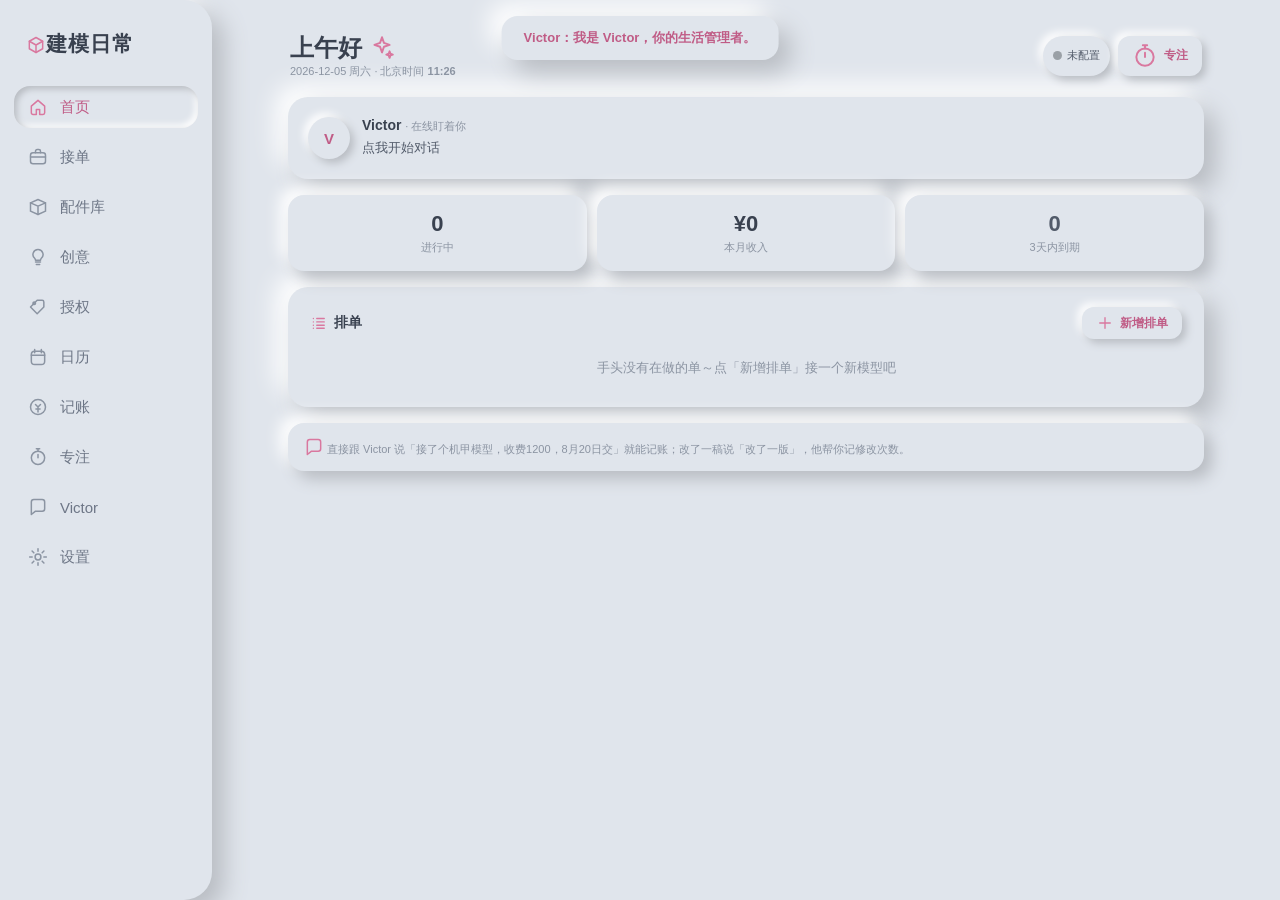
<file: index.html>
<!DOCTYPE html>
<html lang="zh-CN">
<head>
<meta charset="UTF-8">
<meta name="viewport" content="width=device-width, initial-scale=1, viewport-fit=cover, interactive-widget=resizes-content">
<meta name="apple-mobile-web-app-capable" content="yes">
<meta name="apple-mobile-web-app-status-bar-style" content="default">
<meta name="theme-color" content="#e0e5ec">
<meta name="referrer" content="no-referrer">
<meta name="description" content="建模日常 · 接单排单 / 自设授权 / 配件库 / 创意灵感，日历显示用时日长与 Deadline">
<title>建模日常</title>
<link rel="manifest" href="manifest.json">
<link rel="icon" href="icons/icon-192.png">
<link rel="apple-touch-icon" href="icons/icon-180.png">
<style>
/* StarHub - Neumorphism 新拟物派
   规则：统一底色 #e0e5ec｜双阴影（暗在右下 #b8bcc2 / 亮在左上 #ffffff）
   禁止：渐变、纯黑纯白背景、可见边框、直角、hover 位移、hover 放大阴影 */
:root{
  --bg:#e0e5ec;
  --dk:#b8bcc2;
  --lt:#ffffff;
  /* 文字层级（低对比、柔和） */
  --p700:#39414f;  /* 标题 */
  --p600:#525b6a;  /* 正文 */
  --p500:#6d7686;  /* 标签 */
  --p400:#8b94a2;  /* 次要 */
  --p300:#a3abb8;  /* 提示 */
  --p200:#cdd4de;  /* 分隔 */
  --p100:#d6dce5;  /* 虚线 */
  --p50:#e6eaf0;
  /* 强调色：粉（仅用于图标与激活态） */
  --ac:#d9789f;
  --ac-d:#c05c86;
  --ac-soft:rgba(217,120,159,.16);
  /* 绿色：未授权 / 未收费（浅绿） */
  --gr:#5bb98c;
  --gr-d:#2e8f63;
  --gr-soft:rgba(91,185,140,.16);
  /* 双阴影体系 */
  --sh-sm:4px 4px 8px var(--dk), -4px -4px 8px var(--lt);
  --sh-md:6px 6px 12px var(--dk), -6px -6px 12px var(--lt);
  --sh-lg:8px 8px 16px var(--dk), -8px -8px 16px var(--lt);
  --sh-hv:3px 3px 6px var(--dk), -3px -3px 6px var(--lt);
  --sh-in:inset 4px 4px 8px var(--dk), inset -4px -4px 8px var(--lt);
  --sh-in-s:inset 3px 3px 6px var(--dk), inset -3px -3px 6px var(--lt);
  --sh-in-lg:inset 6px 6px 12px var(--dk), inset -6px -6px 12px var(--lt);
  /* 底部导航实际高度（含安全区），供内容区与聊天页计算留白 */
  --tabh:calc(66px + env(safe-area-inset-bottom));
  --kb:0px; /* 软键盘占用高度，由 JS 实时写入 */
}
@media(min-width:768px){
  :root{--sh-lg:12px 12px 24px var(--dk), -12px -12px 24px var(--lt);
        --sh-md:8px 8px 16px var(--dk), -8px -8px 16px var(--lt);}
}
*{box-sizing:border-box; -webkit-tap-highlight-color:transparent;}
html,body{margin:0;padding:0;}
body{
  font-family:-apple-system,BlinkMacSystemFont,"PingFang SC","Hiragino Sans GB","Microsoft YaHei",sans-serif;
  background:var(--bg); color:var(--p600); min-height:100vh; font-size:15px;
}
h1,h2,h3,h4{color:var(--p700); font-weight:600; margin:0;}
p{margin:0;}
button{font-family:inherit; border:0; cursor:pointer; background:none; color:inherit;}
/* iOS 专属：输入框 font-size 必须 >=16px。
   关键修复：touch-action 绝不能用 manipulation——那是独立模式(添加到主屏幕)下键盘不弹的真凶(coder/xum PR#372:
   touch-action:manipulation 加在 input 上会拦截 iOS 原生键盘弹起)。必须 touch-action:auto。 */
input,select,textarea{font-family:inherit; font-size:16px; color:var(--p700); -webkit-user-select:text; user-select:text; -webkit-touch-callout:default; touch-action:auto;}
::placeholder{color:var(--p300);}
/* IndexedDB 图片占位：渲染时先给浅色背景，resolveImgs 异步填入真实图后自动显示，避免裂图图标 */
img[data-idb]{background:var(--p50);}
@media(prefers-reduced-motion:reduce){*{animation:none !important; transition:none !important;}}

/* ===== 布局：iPad 侧边栏 / iPhone 底部栏 ===== */
#app{display:flex; min-height:100vh;}
#sidebar{display:none;}
#content{flex:1; padding:16px 16px calc(var(--tabh) + 20px); max-width:760px; margin:0 auto; width:100%;}
#tabbar{
  position:fixed; left:0; right:0; bottom:0;
  background:var(--bg); border-radius:22px 22px 0 0;
  box-shadow:0 -6px 16px var(--dk), 0 -1px 0 var(--lt);
  display:flex; justify-content:space-around; align-items:center;
  padding:8px 6px calc(8px + env(safe-area-inset-bottom)); z-index:50;
}
#tabbar .tab{
  display:flex; flex-direction:column; align-items:center; gap:3px;
  padding:7px 10px; border-radius:16px; color:var(--p400); font-size:10px;
  transition:all .2s; background:var(--bg);
}
#tabbar .tab .ic{stroke:var(--p400);}
#tabbar .tab.active{color:var(--ac-d); box-shadow:var(--sh-in-s);}
#tabbar .tab.active .ic{stroke:var(--ac);}
#tabbar .tab.center{
  width:48px; height:48px; border-radius:50%; padding:0;
  background:var(--bg); color:var(--ac-d); box-shadow:var(--sh-md); justify-content:center;
}
#tabbar .tab.center .ic{stroke:var(--ac);}
#tabbar .tab.center.active{box-shadow:var(--sh-in);}
#tabbar .tab svg{width:22px;height:22px;}
#tabbar .tab.center svg{width:26px;height:26px;}

@media(min-width:768px){
  :root{--tabh:0px;}
  #tabbar{display:none;}
  #sidebar{
    display:flex; flex-direction:column; gap:8px; width:212px; padding:24px 14px;
    background:var(--bg); border-radius:0 28px 28px 0; box-shadow:var(--sh-lg);
    position:sticky; top:0; height:100vh; overflow-y:auto;
  }
  #content{padding:28px 32px 40px; max-width:980px;}
  #sidebar .logo{font-size:21px; font-weight:600; color:var(--p700); padding:6px 12px 20px; letter-spacing:1px;}
  #sidebar .tab{
    display:flex; align-items:center; gap:12px; padding:11px 14px; border-radius:16px;
    color:var(--p500); font-size:15px; font-weight:500; transition:all .2s;
  }
  #sidebar .tab svg{width:20px;height:20px; stroke:var(--p400);}
  #sidebar .tab:hover{box-shadow:var(--sh-hv);}
  #sidebar .tab.active{color:var(--ac-d); box-shadow:var(--sh-in-s);}
  #sidebar .tab.active svg{stroke:var(--ac);}
}

/* ===== 新拟物基础组件（沿用原类名） ===== */
.clay-card{
  background:var(--bg); border-radius:20px; box-shadow:var(--sh-lg);
  padding:20px; margin-bottom:16px; transition:box-shadow .2s;
}
.clay-card.sm{border-radius:16px; padding:14px 16px; box-shadow:var(--sh-md);}
.clay-btn{
  background:var(--bg); border-radius:14px; color:var(--ac-d); font-weight:600; font-size:14px;
  padding:11px 22px; box-shadow:var(--sh-md); transition:box-shadow .2s, color .2s;
  display:inline-flex; align-items:center; gap:6px; justify-content:center;
}
.clay-btn:hover{box-shadow:var(--sh-hv);}
.clay-btn:active{box-shadow:var(--sh-in-s); color:var(--ac);}
.clay-btn .ic{stroke:var(--ac);}
.clay-btn.ghost{color:var(--p500);}
.clay-btn.ghost .ic{stroke:var(--p400);}
.clay-btn.big{padding:15px 30px; font-size:16px; border-radius:16px;}
.clay-btn.mini{padding:7px 14px; font-size:12px; box-shadow:var(--sh-sm); border-radius:12px;}
/* 排单行尾：极简圆形「完成制作」勾选按钮，避免拥挤 */
.donecheck{width:30px;height:30px;flex:0 0 auto;margin-left:8px;border:0;border-radius:50%;background:var(--bg);
  box-shadow:var(--sh-sm);color:var(--p500);display:flex;align-items:center;justify-content:center;cursor:pointer;transition:all .18s;}
.donecheck .ic{width:18px;height:18px;stroke:var(--p500);transition:stroke .18s;}
.donecheck:hover,.donecheck:active{box-shadow:var(--sh-in-s);}
.donecheck:hover .ic,.donecheck:active .ic{stroke:var(--gr-d);}
.clay-btn:disabled{opacity:.45; pointer-events:none;}
.clay-input{
  background:var(--bg); border:0; border-radius:14px; box-shadow:var(--sh-in);
  padding:12px 16px; outline:none; transition:box-shadow .2s; width:100%; color:var(--p700);
}
.clay-input:focus{box-shadow:var(--sh-in-lg);}
textarea.clay-input{resize:vertical; min-height:72px;}
select.clay-input{appearance:none;}
.clay-chip{
  display:inline-flex; align-items:center; gap:5px; padding:7px 14px; border-radius:12px;
  background:var(--bg); box-shadow:var(--sh-sm); font-size:12px; font-weight:600;
  color:var(--p500); cursor:pointer; transition:box-shadow .2s, color .2s; border:0;
}
.clay-chip:hover{box-shadow:var(--sh-hv);}
.clay-chip.on{box-shadow:var(--sh-in-s); color:var(--ac-d);}
.clay-chip:active{box-shadow:var(--sh-in-s);}
.clay-chip .ic{width:14px;height:14px;}

/* 图标：粉色单色线条 */
.ic{width:20px;height:20px;stroke:var(--ac);fill:none;stroke-width:1.8;stroke-linecap:round;stroke-linejoin:round;vertical-align:-4px;}
.ic.lg{width:26px;height:26px;}
.ic.white{stroke:var(--ac);}
.ic.deep{stroke:var(--ac-d);}

/* 页头 */
.vhead{display:flex;align-items:center;gap:10px;margin:4px 2px 18px;}
.vhead h2{font-size:22px;font-weight:600;}
.vhead .ic{width:26px;height:26px;}
.vhead .right{margin-left:auto;display:flex;gap:8px;}

/* 列表行 */
.row{display:flex;align-items:center;gap:10px;padding:11px 4px;border-bottom:1px solid var(--p100);}
.row:last-child{border-bottom:0;}
.row .grow{flex:1;min-width:0;}
.row .sub{font-size:12px;color:var(--p400);}
.done{text-decoration:line-through;opacity:.5;}

/* 进度条：凹槽轨道 + 强调色填充 */
.bar{height:12px;border-radius:99px;background:var(--bg);box-shadow:var(--sh-in-s);overflow:hidden;}
.bar>i{display:block;height:100%;border-radius:99px;background:var(--ac);transition:width .4s;}

/* 弹窗 */
/* iOS PWA(添加到主屏幕 standalone)键盘修复（核心）：
   输入框若位于 position:fixed 且不可滚动(overflow:hidden)的祖先内，iOS 找不到可把输入框滚入视口的滚动容器，
   会判定“无法聚焦”→ 直接不弹键盘、无法打字（浏览器正常、独立模式才坏，正是本 bug 的表现）。
   修复：让遮罩 #overlay 本身成为「唯一可滚动祖先」——position:fixed + overflow-y:auto，
   modal 不再独立滚动(去掉自身 overflow/max-height)，交由遮罩滚动把输入框露出，iOS 才会正常弹键盘并允许输入。
   遮罩仍不能用 backdrop-filter（会吞焦点），只用纯半透明背景。 */
#overlay{position:fixed;inset:0;background:rgba(40,46,58,.5);z-index:100;display:none;overflow-y:auto;-webkit-overflow-scrolling:touch;padding-top:env(safe-area-inset-top);padding-bottom:env(safe-area-inset-bottom);}
#overlay.show{display:flex;flex-direction:column;justify-content:flex-start;align-items:stretch;}
#modal{
  background:var(--bg); width:100%; max-width:480px; margin:auto auto 0;
  border-radius:24px 24px 0 0; box-shadow:var(--sh-lg);
  padding:24px 22px calc(24px + env(safe-area-inset-bottom));
  animation:slideup .25s ease-out;
}
@media(min-width:768px){
  #overlay.show{justify-content:center;align-items:center;}
  #modal{margin:auto;border-radius:24px;}
}
@keyframes slideup{from{transform:translateY(50px);opacity:0;}to{transform:none;opacity:1;}}
#modal h3{font-size:18px;margin-bottom:14px;font-weight:600;}
.mrow{margin-bottom:12px;}
.mrow label{display:block;font-size:12px;font-weight:600;color:var(--p500);margin-bottom:6px;}

/* Toast */
#toast{
  position:fixed;top:16px;left:50%;transform:translateX(-50%) translateY(-100px);
  background:var(--bg);color:var(--ac-d);font-size:13px;font-weight:600;
  padding:13px 22px;border-radius:16px;box-shadow:var(--sh-lg);z-index:200;
  transition:transform .3s;max-width:86vw;
}
#toast.show{transform:translateX(-50%) translateY(0);}

/* 聊天：占满可视高度，输入框恒定贴在导航栏正上方，不需要滚动才出现 */
/* 聊天页：整页锁滚，输入区恒贴底，消息列表内部滚动，绝不上移/盖住底栏 */
.chatwrap{
  display:flex; flex-direction:column;
  flex:1 1 auto; min-height:0;
}
@media(min-width:768px){.chatwrap{height:calc(100vh - 116px); height:calc(100dvh - 116px);}}
/* 聊天页改为普通文档流（不再锁死 overflow/固定高度）：iOS 聚焦输入框时才能滚动整页把输入框抬到键盘上方。
   若仍用 position:fixed + overflow:hidden，添加到主屏幕(standalone)模式下 iOS 无法滚动固定容器，键盘不弹。 */
body.chat-page{overflow:visible;}
body.chat-page #content{
  display:flex; flex-direction:column;
  min-height:calc(100vh - var(--tabh));
  min-height:calc(100dvh - var(--tabh));
  max-width:760px; margin:0 auto; width:100%;
  padding:14px 16px calc(12px + env(safe-area-inset-bottom));
}
@media(min-width:768px){ body.chat-page #content{ height:100vh; height:100dvh; max-width:980px; } }
body.chat-page .vhead{ flex:none; }
body.chat-page .chatwrap{ flex:1 1 auto; min-height:0; height:auto; }
body.chat-page #chatlog{ flex:1 1 auto; min-height:0; overflow-y:auto; }
body.chat-page .chatin{ flex:none; }
body.chat-page .stickertray{ flex:none; }
/* 软键盘弹起：聊天区收缩到「可视区 - 键盘」高度，输入栏恒定贴底、顶栏不随页面上跳 */
body.kb-open.chat-page #content{ height:calc(100dvh - var(--kb)); }
/* 软键盘弹起：收起底部导航，聊天区随 dvh 自动收缩，输入区恒定贴底 */
body.kb-open #tabbar{transform:translateY(110%);}
#tabbar{transition:transform .22s ease;}
/* AI 连接状态红/绿点 */
.apistat{display:inline-flex;align-items:center;gap:5px;border:none;background:var(--bg);
  color:var(--p600);font-size:11px;padding:7px 10px;border-radius:20px;cursor:pointer;
  box-shadow:var(--sh-sm);flex:none;line-height:1;font-family:inherit;}
.apistat i{width:9px;height:9px;border-radius:50%;background:#9aa0a6;transition:background .2s,box-shadow .2s;}
.apistat.gray i{background:#9aa0a6;}
.apistat.green i{background:#3ec46d;box-shadow:0 0 6px rgba(62,196,109,.65);}
.apistat.red i{background:#e5484d;box-shadow:0 0 6px rgba(229,72,77,.65);}
.apistat.test i{background:#f5a623;animation:apipulse 1s infinite;}
@keyframes apipulse{0%,100%{opacity:1}50%{opacity:.25}}
.apistat-t{white-space:nowrap;}
/* 聊天输入栏上方常驻的 AI 连接状态条，输入框聚焦/键盘弹起时始终可见 */
.chatstat{flex:none; display:flex; padding:2px 2px 0; min-height:0;}
.chatstat .apistat{font-size:11px; padding:6px 10px;}
#chatlog{flex:1;overflow-y:auto;-webkit-overflow-scrolling:touch;padding:6px 2px;overscroll-behavior:contain;}
.msg{display:flex;margin-bottom:14px;gap:8px;align-items:flex-end;}
.msg .avat{
  width:36px;height:36px;border-radius:50%;background:var(--bg);color:var(--ac-d);
  display:flex;align-items:center;justify-content:center;font-weight:700;font-size:14px;
  box-shadow:var(--sh-sm);flex:none;
}
.msg .bub{max-width:76%;padding:12px 15px;border-radius:16px;font-size:14px;line-height:1.6;white-space:pre-wrap;word-break:break-word;}
.msg.v .bub{background:var(--bg);color:var(--p700);box-shadow:var(--sh-sm);border-bottom-left-radius:6px;}
.msg.u{flex-direction:row-reverse;}
.msg.u .bub{background:var(--bg);color:var(--ac-d);box-shadow:var(--sh-in-s);border-bottom-right-radius:6px;}
.msg .bub img{max-width:180px;border-radius:12px;display:block;}
/* 正在输入…三点 */
.typing{display:inline-flex;gap:5px;align-items:center;height:14px;}
.typing i{width:6px;height:6px;border-radius:50%;background:var(--ac);opacity:.45;animation:tdot 1.2s infinite ease-in-out;}
.typing i:nth-child(2){animation-delay:.18s;}
.typing i:nth-child(3){animation-delay:.36s;}
@keyframes tdot{0%,60%,100%{transform:translateY(0);opacity:.35;}30%{transform:translateY(-4px);opacity:.9;}}
@media (prefers-reduced-motion:reduce){.typing i{animation:none;}}
.msg .time{font-size:10px;color:var(--p300);margin:0 6px;}
.voicebar{display:inline-flex;align-items:center;gap:8px;cursor:pointer;font-weight:600;}
.voicebar .wave{display:inline-flex;gap:2px;align-items:center;}
.voicebar .wave i{width:3px;border-radius:2px;background:currentColor;height:8px;}
.voicebar .wave i:nth-child(2){height:14px;}.voicebar .wave i:nth-child(3){height:10px;}
.voicebar .wave i:nth-child(4){height:16px;}.voicebar .wave i:nth-child(5){height:7px;}
.voicebar.playing .wave i{animation:wv .6s infinite alternate ease-in-out;}
@keyframes wv{to{transform:scaleY(1.8);}}
.chatin{display:flex;gap:8px;align-items:center;padding-top:10px;flex:none;}

/* ===== 表情包 ===== */
.stickertray{display:none;flex-direction:column;max-height:240px;background:var(--bg);box-shadow:var(--sh-md);border-radius:18px;margin-top:6px;overflow:hidden;flex:none;}
.stickertray.show{display:flex;}
.sthead{display:flex;align-items:center;justify-content:space-between;padding:10px 14px;font-weight:700;font-size:13px;color:var(--p600);flex:none;}
.stadd{display:inline-flex;align-items:center;gap:4px;font-size:12px;font-weight:600;color:var(--ac-d);cursor:pointer;box-shadow:var(--sh-sm);border-radius:10px;padding:5px 10px;}
.stadd:active{box-shadow:var(--sh-in-s);}
.stadd .ic{width:14px;height:14px;}
.stgrid{display:grid;grid-template-columns:repeat(auto-fill,minmax(62px,1fr));gap:8px;padding:4px 14px 14px;overflow-y:auto;}
.stcell{position:relative;background:var(--bg);box-shadow:var(--sh-sm);border:none;border-radius:14px;padding:6px;cursor:pointer;aspect-ratio:1/1;display:flex;align-items:center;justify-content:center;}
.stcell:active{box-shadow:var(--sh-in-s);}
.stcell img{width:100%;height:100%;object-fit:contain;border-radius:9px;display:block;}
.stcell .stdel{position:absolute;top:-6px;right:-6px;width:18px;height:18px;border-radius:50%;background:var(--ac-d);color:#fff;font-size:11px;font-style:normal;display:flex;align-items:center;justify-content:center;box-shadow:var(--sh-sm);}
.stmty{grid-column:1/-1;text-align:center;color:var(--p400);font-size:12px;padding:18px 0;}
/* 聊天里的表情包气泡：无底无框 */
.msg.stkmsg .bub.stkbub{background:transparent;box-shadow:none;padding:0;border-radius:0;max-width:140px;border-bottom-left-radius:0;border-bottom-right-radius:0;}
.msg.stkmsg .bub.stkbub img{width:118px;height:auto;border-radius:15px;box-shadow:var(--sh-sm);display:block;}
.msg.stkmsg .bub img.stk{width:118px;height:auto;}
.msg.stkmsg .time{margin-top:auto;}

/* 日历 */
.calgrid{display:grid;grid-template-columns:repeat(7,1fr);gap:8px;}
.calgrid .wd{text-align:center;font-size:11px;font-weight:600;color:var(--p400);padding:4px 0;}
.calcell{
  aspect-ratio:1/1.05; border-radius:14px; background:var(--bg); box-shadow:var(--sh-sm);
  display:flex;flex-direction:column;align-items:center;justify-content:flex-start;
  padding-top:5px; cursor:pointer; transition:box-shadow .15s; font-size:13px;
  font-weight:600; position:relative; color:var(--p600);
}
.calcell:hover{box-shadow:var(--sh-hv);}
.calcell:active{box-shadow:var(--sh-in-s);}
.calcell.dim{opacity:.4;box-shadow:none;color:var(--p300);}
.calcell.today{box-shadow:var(--sh-in-s);color:var(--ac-d);}
.calcell .dots{display:flex;flex-wrap:wrap;gap:1px;justify-content:center;margin-top:2px;max-width:90%;}
.calcell .dots svg{width:11px;height:11px;stroke-width:2.2;stroke:var(--ac);}
/* 接单：截止日（红）/ 制作中（蓝） */
.calcell .dots .evdue svg{stroke:#c0392b;fill:#ffe6e6;}
.calcell .dots .evwork svg{stroke:#5b6ab0;fill:#e8ecfb;}

/* 勋章 & 贴纸 */
.stickers{display:flex;flex-wrap:wrap;gap:12px;}
.sticker{
  width:74px;padding:12px 4px;border-radius:16px;text-align:center;
  background:var(--bg);box-shadow:var(--sh-md);
}
.sticker .em{font-size:26px;}
.sticker .nm{font-size:10px;font-weight:600;color:var(--p600);margin-top:4px;}
.sticker .ct{font-size:9px;color:var(--p400);}
.sticker.locked{opacity:.4;filter:grayscale(1);box-shadow:var(--sh-in-s);}

/* 手账 */
.journal-page{
  background:var(--bg); border-radius:20px; box-shadow:var(--sh-lg);
  padding:26px 20px 24px; position:relative; overflow:hidden;
}
.journal-page::before{
  content:"";position:absolute;top:-14px;left:50%;transform:translateX(-50%) rotate(-3deg);
  width:110px;height:30px;background:var(--ac-soft);border-radius:8px;
}
.jline{display:flex;gap:10px;align-items:flex-start;padding:10px 0;border-bottom:1px solid var(--p100);font-size:14px;color:var(--p600);}
.jline .je{font-size:18px;flex:none;}
.jtitle{text-align:center;font-weight:600;color:var(--p700);font-size:18px;margin-bottom:4px;letter-spacing:2px;}
.jdate{text-align:center;font-size:12px;color:var(--p400);margin-bottom:14px;}

/* 番茄钟 */
.focus-ring{
  width:230px;height:230px;border-radius:50%;margin:20px auto;position:relative;
  background:var(--bg);box-shadow:var(--sh-lg);
  display:flex;flex-direction:column;align-items:center;justify-content:center;
}
.focus-ring::after{
  content:"";position:absolute;inset:16px;border-radius:50%;box-shadow:var(--sh-in-s);
}
.focus-ring .tm{font-size:46px;font-weight:600;color:var(--p700);font-variant-numeric:tabular-nums;position:relative;z-index:1;}
.focus-ring .st{font-size:13px;color:var(--ac-d);font-weight:600;position:relative;z-index:1;}
#callOverlay{
  position:fixed;inset:0;z-index:300;display:none;flex-direction:column;align-items:center;justify-content:center;
  background:var(--bg);color:var(--p600);text-align:center;padding:30px;
}
#callOverlay.show{display:flex;}
#callOverlay .cava{
  width:110px;height:110px;border-radius:50%;background:var(--bg);color:var(--ac-d);
  display:flex;align-items:center;justify-content:center;font-size:44px;font-weight:600;
  box-shadow:var(--sh-lg);animation:ringpulse 1.1s infinite ease-in-out;
}
@keyframes ringpulse{0%,100%{transform:scale(1);}50%{transform:scale(1.05);}}
#callOverlay h2{color:var(--p700);margin:22px 0 6px;font-size:24px;font-weight:600;}
#callOverlay p{color:var(--p500);font-size:14px;}
#callOverlay .btns{display:flex;gap:26px;margin-top:40px;}
#callOverlay .cbtn{
  width:66px;height:66px;border-radius:50%;display:flex;align-items:center;justify-content:center;
  font-size:26px;background:var(--bg);box-shadow:var(--sh-md);transition:box-shadow .2s;
}
#callOverlay .cbtn:active{box-shadow:var(--sh-in);}
#callOverlay .ans{color:var(--ac-d);}
#callOverlay .rej{color:var(--p400);}

/* 灵感库卡片（旧版横向，保留兼容） */
.vidcard{
  display:flex;gap:12px;align-items:center;padding:13px;border-radius:16px;
  background:var(--bg);box-shadow:var(--sh-md);margin-bottom:12px;transition:box-shadow .2s;
}
.vidcard:hover{box-shadow:var(--sh-hv);}
.vidcard .thumb{
  width:52px;height:52px;border-radius:14px;background:var(--bg);box-shadow:var(--sh-in-s);
  display:flex;align-items:center;justify-content:center;flex:none;
}
.vidcard .t{font-weight:600;color:var(--p700);font-size:14px;}
.vidcard .s{font-size:11px;color:var(--p400);margin-top:3px;}

/* ===== 视频海报卡（真实封面预览） ===== */
.vgrid{display:grid;grid-template-columns:1fr;gap:16px;}
@media(min-width:700px){.vgrid{grid-template-columns:repeat(2,1fr);}}
@media(min-width:1180px){.vgrid{grid-template-columns:repeat(3,1fr);}}
.vgrid.sm{gap:14px;}
@media(min-width:700px){.vgrid.sm{grid-template-columns:repeat(2,1fr);}}

.vpost{
  background:var(--bg);border-radius:20px;box-shadow:var(--sh-md);
  padding:10px;transition:box-shadow .2s;display:flex;flex-direction:column;
}
.vpost:hover{box-shadow:var(--sh-hv);}

/* 封面：凹陷相框，内嵌真实预览图 */
.vpost .cover{
  position:relative;width:100%;aspect-ratio:16/9;border-radius:14px;
  background:var(--p50);box-shadow:var(--sh-in-s);overflow:hidden;
  display:block;text-decoration:none;
}
.vpost .cover img{
  width:100%;height:100%;object-fit:cover;display:block;
  border-radius:14px;transition:transform .35s ease, filter .25s;
}
.vpost:hover .cover img{transform:scale(1.035);}
.vpost .cover .ph{
  position:absolute;inset:0;display:flex;align-items:center;justify-content:center;
  color:var(--p300);font-size:12px;letter-spacing:.1em;
}
/* 封面上的柔和暗角，保证角标可读 */
.vpost .cover::after{
  content:"";position:absolute;inset:0;border-radius:14px;pointer-events:none;
  background:linear-gradient(to top,rgba(35,40,50,.55) 0%,rgba(35,40,50,.12) 34%,rgba(35,40,50,0) 62%);
}
.vpost .play{
  position:absolute;top:50%;left:50%;transform:translate(-50%,-50%);
  width:46px;height:46px;border-radius:50%;background:rgba(224,229,236,.9);
  display:flex;align-items:center;justify-content:center;z-index:2;
  box-shadow:0 4px 12px rgba(35,40,50,.28);transition:transform .2s;
}
.vpost:hover .play{transform:translate(-50%,-50%) scale(1.08);}
.vpost .play .ic{width:22px;height:22px;stroke:var(--ac-d);}
.vpost .cover .ph .ic{width:18px;height:18px;stroke:var(--p400);}
.vpost .dur{
  position:absolute;right:8px;bottom:7px;z-index:2;color:#f2f5f9;font-size:11px;
  font-weight:600;padding:2px 7px;border-radius:8px;background:rgba(35,40,50,.55);
}
.vpost .plays{
  position:absolute;left:9px;bottom:7px;z-index:2;color:#f2f5f9;font-size:11px;
  font-weight:600;text-shadow:0 1px 3px rgba(0,0,0,.5);
}
.vpost .pf{
  position:absolute;left:8px;top:8px;z-index:2;color:#f2f5f9;font-size:10px;font-weight:600;
  padding:3px 8px;border-radius:9px;background:rgba(35,40,50,.5);letter-spacing:.02em;
}
.vpost .body{padding:11px 6px 4px;}
.vpost .vt{
  font-weight:600;color:var(--p700);font-size:14px;line-height:1.42;
  display:-webkit-box;-webkit-line-clamp:2;-webkit-box-orient:vertical;overflow:hidden;
}
.vpost .vs{font-size:11.5px;color:var(--p400);margin-top:6px;display:flex;gap:7px;align-items:center;flex-wrap:wrap;}
.vpost .vtag{
  font-size:10.5px;color:var(--ac-d);background:var(--bg);
  box-shadow:var(--sh-in-s);border-radius:8px;padding:2px 8px;font-weight:600;
}
.vpost .acts{display:flex;gap:8px;margin-top:10px;padding:0 2px 2px;}
.vpost .acts>*{flex:1;text-align:center;}
@media(prefers-reduced-motion:reduce){
  .vpost .cover img,.vpost .play{transition:none;}
  .vpost:hover .cover img{transform:none;}
}

/* 分段控制器：凹槽 + 凸起激活 */
.seg{
  display:flex;gap:6px;background:var(--bg);border-radius:16px;padding:6px;
  box-shadow:var(--sh-in-s);margin-bottom:18px;overflow-x:auto;
}
.seg button{
  flex:1;padding:9px 12px;border-radius:12px;font-size:13px;font-weight:600;
  color:var(--p400);white-space:nowrap;transition:box-shadow .2s, color .2s;
}
.seg button.on{background:var(--bg);color:var(--ac-d);box-shadow:var(--sh-sm);}

.grid2{display:grid;grid-template-columns:1fr 1fr;gap:12px;}
@media(min-width:768px){.grid3{display:grid;grid-template-columns:repeat(3,1fr);gap:14px;}}
.statrow{display:grid;grid-template-columns:repeat(3,1fr);gap:10px;}
.seq{width:26px;height:26px;border-radius:50%;flex:0 0 auto;display:flex;align-items:center;justify-content:center;font-weight:700;font-size:13px;color:var(--ac-d);background:var(--bg);box-shadow:var(--sh-in-s);}
.due-in{font-size:12px;color:var(--p600);background:var(--bg);box-shadow:var(--sh-in-s);border:0;border-radius:10px;padding:5px 9px;font-family:inherit;}
.stat{text-align:center;padding:16px 6px;border-radius:16px;background:var(--bg);box-shadow:var(--sh-md);}
.stat .v{font-size:22px;font-weight:600;color:var(--p700);}
.stat .l{font-size:11px;color:var(--p400);font-weight:500;margin-top:3px;}

/* 模型状态徽标 */
.pill{display:inline-flex;align-items:center;font-size:11px;padding:2px 8px;border-radius:99px;font-weight:600;white-space:nowrap;line-height:1.6;}
.pill-paid{background:var(--ac-soft);color:var(--ac-d);}
.pill-unpaid{background:var(--gr-soft);color:var(--gr-d);}
.pill-red{background:#ffe6e6;color:#c0392b;}
.pill-amber{background:#fff2d9;color:#a06a00;}
.pill-client{background:var(--ac-soft);color:var(--ac-d);}
.pill-self{background:var(--gr-soft);color:var(--gr-d);}
.pill-cat{background:#eef0ff;color:#5a4bd6;}
.pill-date{background:var(--ac-soft);color:var(--ac-d);}
/* 已收费（粉）/ 未授权（绿）卡片左侧色条 */
.pcard{position:relative;}
.pcard.paid{box-shadow:var(--sh-lg), inset 5px 0 0 var(--ac);}
.pcard.unpaid{box-shadow:var(--sh-lg), inset 5px 0 0 var(--gr);}
/* 分享平台标签 / 勾选 */
.shrow{display:flex;align-items:center;gap:8px;flex-wrap:wrap;margin-top:6px;}
.shp{font-size:11px;padding:2px 9px;border-radius:99px;background:var(--gr-soft);color:var(--gr-d);font-weight:600;}
.shlbl{font-size:12px;color:var(--p500);font-weight:600;margin-right:2px;}
.shchk{font-size:12px;padding:6px 12px;border-radius:12px;background:var(--bg);box-shadow:var(--sh-sm);color:var(--p500);font-weight:600;cursor:pointer;transition:box-shadow .2s,color .2s;}
.shchk.on{box-shadow:var(--sh-in-s);color:var(--gr-d);}
.shchk:active{box-shadow:var(--sh-in-s);}

.empty{text-align:center;color:var(--p400);font-size:13px;padding:26px 0;}
.hint{font-size:11px;color:var(--p400);}
.sect{font-size:14px;font-weight:600;color:var(--p700);margin:20px 2px 10px;display:flex;align-items:center;gap:6px;}
.sect .ic{width:18px;height:18px;}

/* ---- 配件库 网格 ---- */
.accgrid{display:grid;grid-template-columns:1fr 1fr;gap:12px;margin-bottom:14px;}
@media(min-width:560px){.accgrid{grid-template-columns:repeat(3,1fr);}}
@media(min-width:820px){.accgrid{grid-template-columns:repeat(4,1fr);}}
.acccard{padding:10px;}
.accthumb{width:100%;aspect-ratio:1/1;object-fit:cover;border-radius:16px;background:var(--bg);box-shadow:var(--sh-sm);cursor:pointer;display:flex;align-items:center;justify-content:center;}
.accthumb.ph{color:var(--p400);}
.accthumb.ph .ic{width:42px;height:42px;}
/* 创意灵感：来源链接/文字 */
.ideasrc{display:inline-flex;align-items:center;gap:3px;font-size:11px;color:var(--ac-d);font-weight:600;text-decoration:none;}
.ideasrc .ic{width:13px;height:13px;}
.ideasrc:hover{text-decoration:underline;}
</style>
</head>
<body>
<div id="app">
  <nav id="sidebar"></nav>
  <main id="content"></main>
</div>
<nav id="tabbar"></nav>

<div id="overlay" onclick="if(event.target===this)SH.closeModal()"><div id="modal"></div></div>
<div id="toast"></div>

<!-- Victor 夺命连环 call -->
<div id="callOverlay">
  <div class="cava" id="callAva">V</div>
  <h2 id="callTitle">Victor 来电…</h2>
  <p id="callMsg"></p>
  <p style="margin-top:8px;font-size:12px;opacity:.8">专注时间被你刷没了，他有话要说</p>
  <div class="btns">
    <button class="cbtn rej" onclick="rejectCall()">✕</button>
    <button class="cbtn ans" onclick="answerCall()">✆</button>
  </div>
</div>

<script src="js/core.js?v=29"></script>
<script src="js/data.js?v=26"></script>
<script src="js/victor.js?v=26"></script>
<script src="js/view-home.js?v=26"></script>
<script src="js/view-order.js?v=29"></script>
<script src="js/view-accessory.js?v=26"></script>
<script src="js/view-auth.js?v=29"></script>
<script src="js/view-calendar.js?v=26"></script>
<script src="js/view-idea.js?v=26"></script>
<script src="js/view-money.js?v=29"></script>
<script src="js/view-focus.js?v=26"></script>
<script src="js/view-settings.js?v=26"></script>
<script>
if('serviceWorker' in navigator){
  navigator.serviceWorker.register('sw.js', {updateViaCache:'none'}).then(function(reg){
    var reloading = false;
    navigator.serviceWorker.addEventListener('controllerchange', function(){
      if(reloading) return; reloading = true; location.reload();
    });
  }).catch(function(e){ console.log('SW fail', e); });
}
document.addEventListener('DOMContentLoaded', SH.init);
</script>
</body>
</html>
</file>
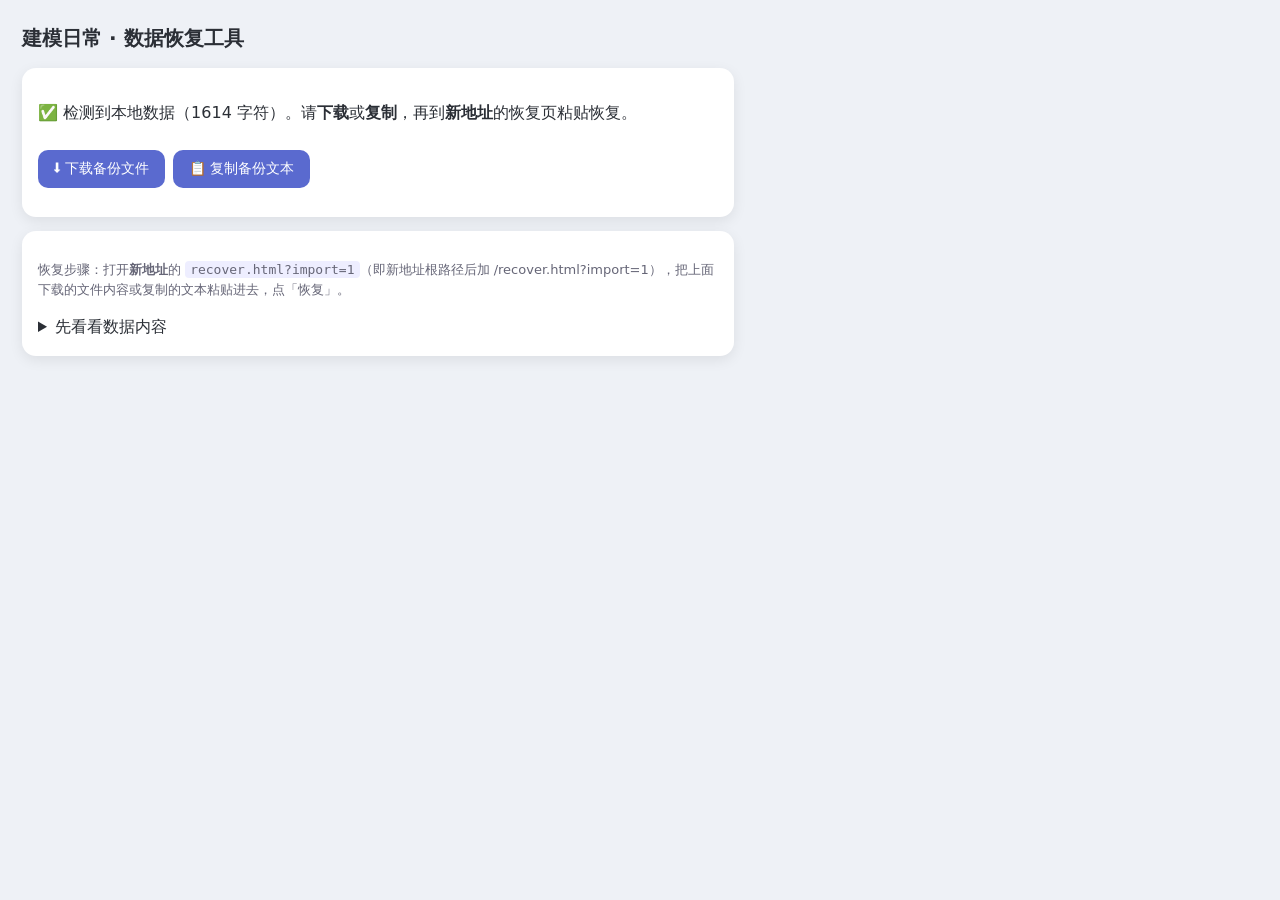
<file: recover.html>
<!DOCTYPE html>
<html lang="zh-CN">
<head>
<meta charset="UTF-8">
<meta name="viewport" content="width=device-width,initial-scale=1">
<title>建模日常 · 数据恢复</title>
<style>
  body{font-family:-apple-system,system-ui,"PingFang SC","Microsoft YaHei",sans-serif;background:#eef1f6;color:#2b2f36;margin:0;padding:22px;line-height:1.6}
  h1{font-size:20px;margin:0 0 6px}
  .box{background:#fff;border-radius:14px;padding:16px;box-shadow:0 4px 14px rgba(0,0,0,.08);margin:14px 0;max-width:680px}
  textarea{width:100%;height:200px;font-family:monospace;font-size:12px;border:1px solid #ccd3e0;border-radius:8px;padding:10px;box-sizing:border-box}
  button{background:#5a6acf;color:#fff;border:0;border-radius:10px;padding:10px 16px;font-size:14px;margin:8px 8px 0 0;cursor:pointer}
  a button{text-decoration:none}
  .hint{color:#667;font-size:13px}
  code{background:#eef;padding:1px 5px;border-radius:4px;word-break:break-all}
  b{color:#2b2f36}
</style>
</head>
<body>
<h1>建模日常 · 数据恢复工具</h1>
<div id="app"></div>
<script>
(function(){
  var KEY='starhub_order_v1';
  var app=document.getElementById('app');
  var importMode=/[?&]import=1/.test(location.search);
  if(importMode){
    app.innerHTML='<div class="box"><h2 style="margin-top:0">粘贴备份，恢复到本地址</h2>'+
      '<p class="hint">把在旧地址导出的 JSON 文本粘贴到下面，点「恢复」即可写入<b>当前地址</b>的本地存储。</p>'+
      '<textarea id="ta" placeholder="在此粘贴备份 JSON"></textarea>'+
      '<div><button onclick="doImport()">恢复到本地址</button></div>'+
      '<p id="msg" class="hint"></p></div>'+
      '<div class="box"><p class="hint">恢复后，回到应用主页（本地址根路径）刷新即可看到数据。</p></div>';
    window.doImport=function(){
      var v=document.getElementById('ta').value.trim();
      try{ var obj=JSON.parse(v); if(!obj||typeof obj!=='object') throw 0;
        localStorage.setItem(KEY, v);
        document.getElementById('msg').textContent='✅ 已恢复 '+Object.keys(obj).length+' 个数据字段，回到应用主页刷新即可。';
      }catch(e){ document.getElementById('msg').textContent='❌ 内容不是有效的备份 JSON，请检查后重试。'; }
    };
    return;
  }
  var raw=localStorage.getItem(KEY);
  if(!raw){
    app.innerHTML='<div class="box"><p>当前地址的本地存储里<b>没有数据</b>（可能从未在此存过，或已清空）。</p>'+
      '<p class="hint">要找回旧数据，请用<strong>同一个浏览器</strong>打开你的<strong>旧地址</strong>，再打开本恢复页。</p></div>';
    return;
  }
  var dl='data:application/json;charset=utf-8,'+encodeURIComponent(raw);
  app.innerHTML='<div class="box"><p>✅ 检测到本地数据（'+raw.length+' 字符）。请<b>下载</b>或<b>复制</b>，再到<strong>新地址</strong>的恢复页粘贴恢复。</p>'+
    '<a href="'+dl+'" download="starhub-backup.json"><button>⬇ 下载备份文件</button></a>'+
    '<button onclick="copyData()">📋 复制备份文本</button>'+
    '<p id="msg" class="hint"></p></div>'+
    '<div class="box"><p class="hint">恢复步骤：打开<strong>新地址</strong>的 <code>recover.html?import=1</code>（即新地址根路径后加 /recover.html?import=1），把上面下载的文件内容或复制的文本粘贴进去，点「恢复」。</p>'+
    '<details><summary>先看看数据内容</summary><textarea readonly>'+raw.replace(/&/g,'&amp;').replace(/</g,'&lt;')+'</textarea></details></div>';
  window.copyData=function(){
    if(navigator.clipboard&&navigator.clipboard.writeText){
      navigator.clipboard.writeText(raw).then(function(){document.getElementById('msg').textContent='✅ 已复制到剪贴板';},
        function(){document.getElementById('msg').textContent='复制失败，请手动选择上方文本复制';});
    } else {
      var ta=document.createElement('textarea');ta.value=raw;document.body.appendChild(ta);ta.select();
      try{document.execCommand('copy');document.getElementById('msg').textContent='✅ 已复制到剪贴板';}catch(e){document.getElementById('msg').textContent='复制失败，请手动复制';}
      document.body.removeChild(ta);
    }
  };
})();
</script>
</body>
</html>
</file>
